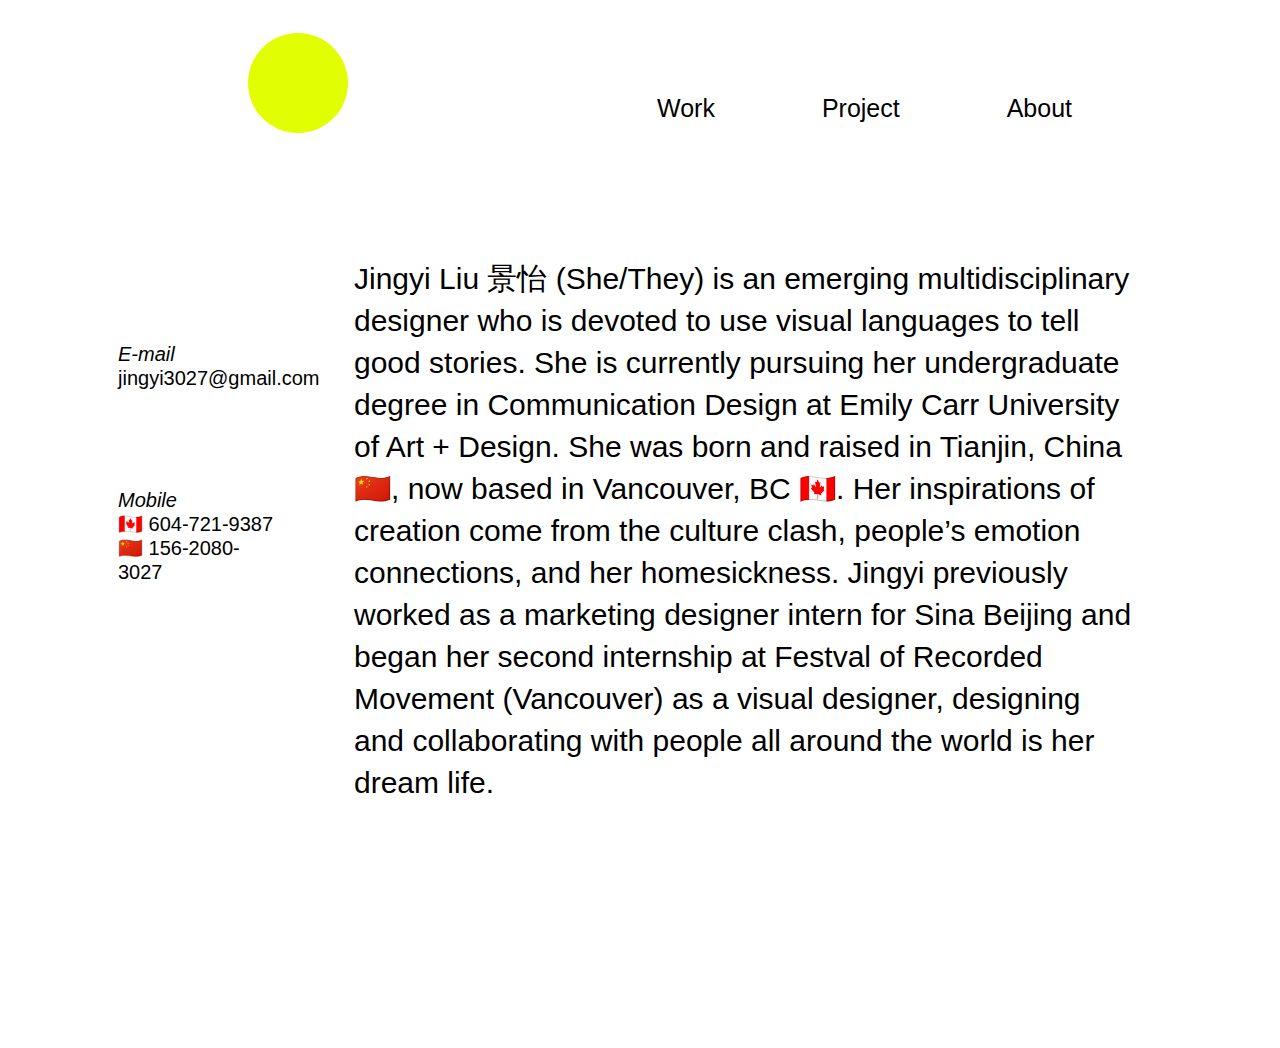
<file: about.html>
<!DOCTYPE html>
<html>
<head>
	<meta charset="utf-8">
	<meta name="viewport" content="width=device-width, initial-scale=1">
	<title>About Jingyi</title>
	<link rel="stylesheet" type="text/css" href="week4font.css">
</head>



<body>

	<header>
		<a href="about.html"><div class="round"></div></a>
		<nav>
			<a href="index.html" class="box1">Work</a>
			<a href="project.html" class="box1">Project</a>
			<a href="about.html" class="box1">About</a>
		</nav>
	</header>
	
<section>
	<div class="contact">
		<br><br><br><br><br><br><br><br>
		<p class="contact">
			<span class="contact">E-mail</span>
			<br>jingyi3027@gmail.com
		</p>
		<br>
		<p class="contact">
			<span class="contact">Mobile</span>
			<br>🇨🇦 604-721-9387
			<br>🇨🇳 156-2080-3027
		</p>

	</div>

	<div class="about">

		<p class="about">Jingyi Liu 景怡 (She/They) is an emerging multidisciplinary designer who is devoted to use visual languages to tell good stories. She is currently pursuing her undergraduate degree in Communication Design at Emily Carr University of Art + Design. She was born and raised in Tianjin, China 🇨🇳, now based in Vancouver, BC 🇨🇦. Her inspirations of creation come from the culture clash, people’s emotion connections, and her homesickness. Jingyi previously worked as a marketing designer intern for Sina Beijing and began her second internship at Festval of Recorded Movement (Vancouver) as a visual designer, designing and collaborating with people all around the world is her dream life. </p>


	</div>

</section>

</body>
</html>
</file>
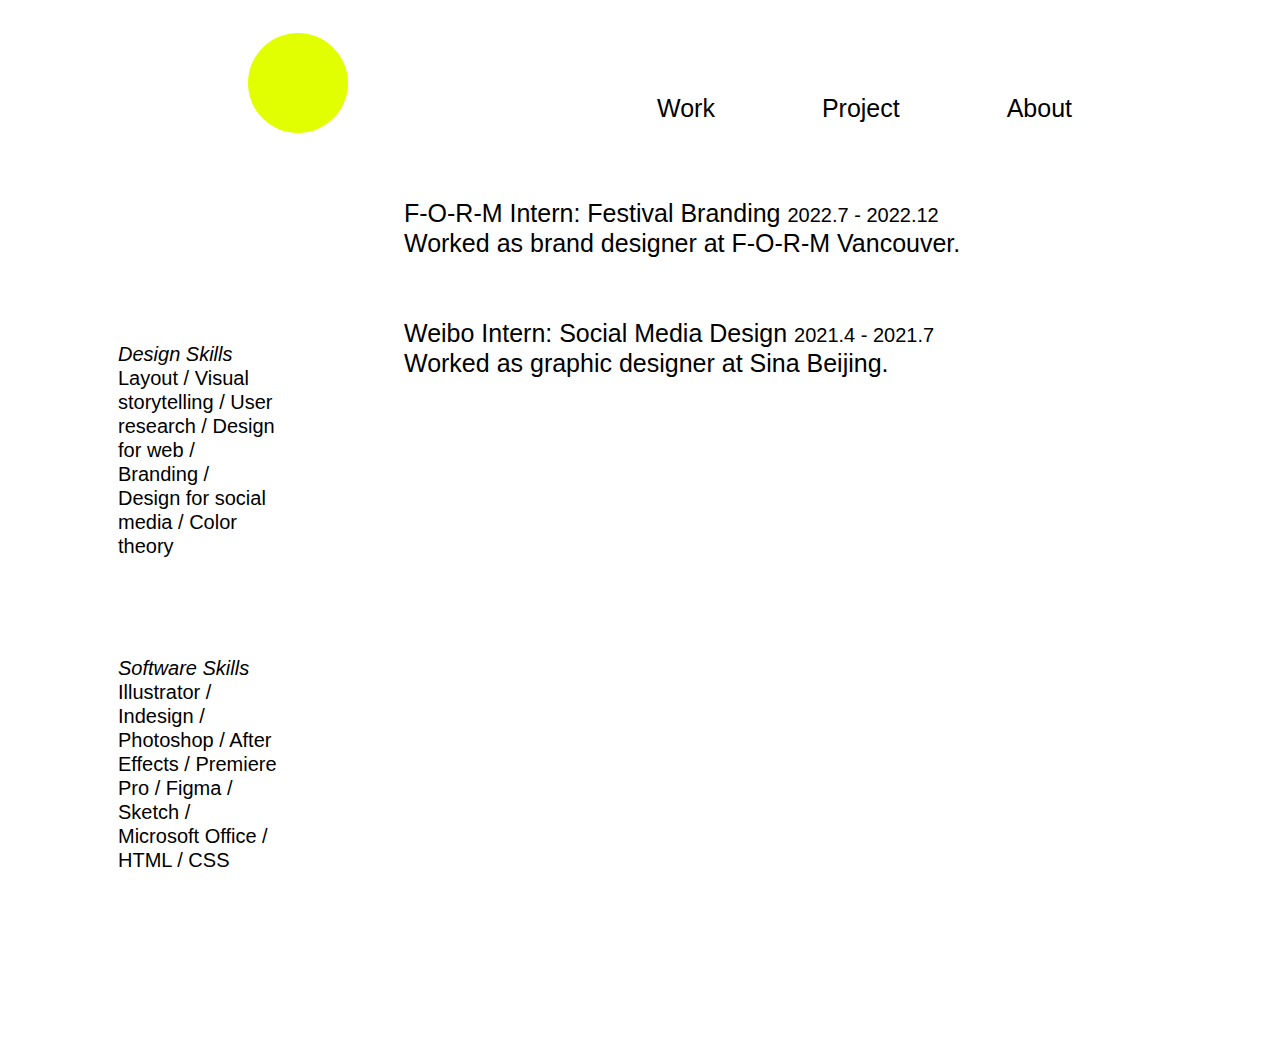
<file: project.html>
<!DOCTYPE html>
<html>
<head>
	<meta charset="utf-8">
	<meta name="viewport" content="width=device-width, initial-scale=1">
	<title>Jingyi's Project</title>
	<link rel="stylesheet" type="text/css" href="week4font.css">
</head>
<body>
	<header>
		<a href="about.html"><div class="round"></div></a>
		<nav>
			<a href="index.html" class="box1">Work</a>
			<a href="project.html" class="box1">Project</a>
			<a href="about.html" class="box1">About</a>
		</nav>
	</header>



<section>
	<div class="skills">
		<br><br><br><br><br><br><br><br>
		<p class="skills">
			<span class="skills">Design Skills</span>
			<br>Layout / Visual storytelling / User research / Design for web / Branding / Design for social media / Color theory
		</p>
		<br>
		<p class="skills">
			<span class="skills">Software Skills</span>
			<br>Illustrator / Indesign / Photoshop / After Effects / Premiere Pro / Figma / Sketch / Microsoft Office / HTML / CSS
		</p>

	</div>

	<div class="interns">
		<p>
			<a href="form.html" class="name">F-O-R-M Intern: Festival Branding</a>
			<span class="date"> 2022.7 - 2022.12 </span>
			<br>Worked as brand designer at F-O-R-M Vancouver. </br>
		</p>

		<p>
			<a href="weibo.html" class="name">Weibo Intern: Social Media Design</a>
			<span class="date"> 2021.4 - 2021.7 </span>
			<br>Worked as graphic designer at Sina Beijing. </br>
		</p>

	</div>

</section>


</body>

</html>
</file>
<file: week4font.css>
body{
	hyphens: none;
	height: 100vh;
	}

header{
	display: flex;
	flex-direction: row;
	justify-content: space-between;
	align-items: center;
	padding: 25px 50px;
	position: relative;
}


nav{
	
	margin: 50px 100px 0px 100px;
	text-align: right;

	font-family: 'Helvetica';
	font-size: 25px;
}

a{
	color: black;
	text-decoration: none;
	font-weight: 100;
	transition: 0.35s;
}

a.box1{
	padding: 0 50px 0 50px;
}

a.back{
	font-size: 15pt;
}

a:hover{
	color:#e1ff00;
}

div.round{
	width: 100px;
	height: 100px;
	background-color: #e1ff00;
	border-radius: 50%;
	position: fixed;
}


p.intro{
	margin: 100px 80px 80px 190px;
	width: 1400px;


	font-family: 'Helvetica';
	font-style: normal;
	font-weight: 320;
	font-size: 180px;
	line-height: 180px;

	color: #000000;
}

div.round{
	margin: 0px 0px 0px 190px;
	width: 100px;
	height: 100px;
	background-color: #e1ff00;
	border-radius: 50%;
	positon:  absolute;
	top: 200px;
	left: 200px;
	position: sticky;
}


p.about{
	margin: 80px 80px 0px 0px;
	font-family: 'Helvetica';
	font-size: 30px;
	font-weight: 400;
	line-height: 1.4;
	text-align: left;
}

p.skills{
	font-family: 'Helvetica';
	font-size: 20px;
	line-height: 1.2;
	font-weight: 200;
	text-align: left;
	hyphens: auto;
}

p.contact{
	font-family: 'Helvetica';
	font-size: 20px;
	line-height: 1.2;
	font-weight: 200;
	text-align: left;
	hyphens: auto;
}

p.workcredit{
	font-family: 'Helvetica';
	font-size: 20px;
	line-height: 1.2;
	font-weight: 200;
	text-align: left;
	hyphens: auto;
}

section{

	padding: 20px 60px 0 60px;
}


div.uiux { 
	float: left; 
	width: 35%;
	height: 870px;
	overflow: scroll;
	
} 
div.graphic { 
	float: left; 
	width: 35%;
	height: 870px;
	overflow: scroll;
	
} 
div.otherwork { 
	float: right; 
	width: 30%; 
	height: 870px;
	overflow: scroll;
	
}

div.skills{
	float: left; 
	width: 20%;
	height: 870px;
	overflow: inherit;
	
}
div.interns{
	float: right; 
	width: 75%; 
	height: 870px;
	overflow: scroll;
	
}

div.contact{
	float: left; 
	width: 20%;
	height: 870px;
	overflow: inherit;
	
}
div.about{
	float: right; 
	width: 75%; 
	height: 870px;
	overflow: scroll;
	
}

div.work{
	float: right; 
	width: 75%; 
	height: 870px;
	overflow: scroll;
	
}

div.workcredit{
	float: left; 
	width: 20%;
	height: 870px;
	overflow: auto;
	
}

p{
	margin: 20px 20px 20px 50px;
	font-family: 'Helvetica';
	font-size: 25px;
	line-height: 1.2;
	font-weight: 200;
	text-align: left;
	hyphens: auto;
	padding: 0 0 40px 0;
}

p.work{
	font-family: 'Helvetica';
	font-size: 50px;
	line-height: 1.2;
	font-weight: 400;
	text-align: left;
	margin: 0 20px 20px 50px;
}


a.name{
	font-family: 'Helvetica';
	font-size: 25px;
	line-height: 1.2;
	font-weight: 400;
	text-align: left;
	
}


span.date{
	font-family: 'Helvetica';
	font-size: 20px;
	line-height: 1.2;
	font-weight: 400;
	text-align: right;
	text-decoration: none;
}

span.skills{
	font-family: 'Helvetica';
	font-size: 20px;
	line-height: 1.2;
	font-weight: 400;
	text-align: left;
	text-decoration: none;
	font-style: italic;
}

img{
	float: right;
	width: 220px;
	margin: 0pt 0 0 0;
}

img.work{
	width: 100%;
}
span.contact{
	font-family: 'Helvetica';
	font-size: 20px;
	line-height: 1.2;
	font-weight: 400;
	text-align: left;
	text-decoration: none;
	font-style: italic;
</file>
